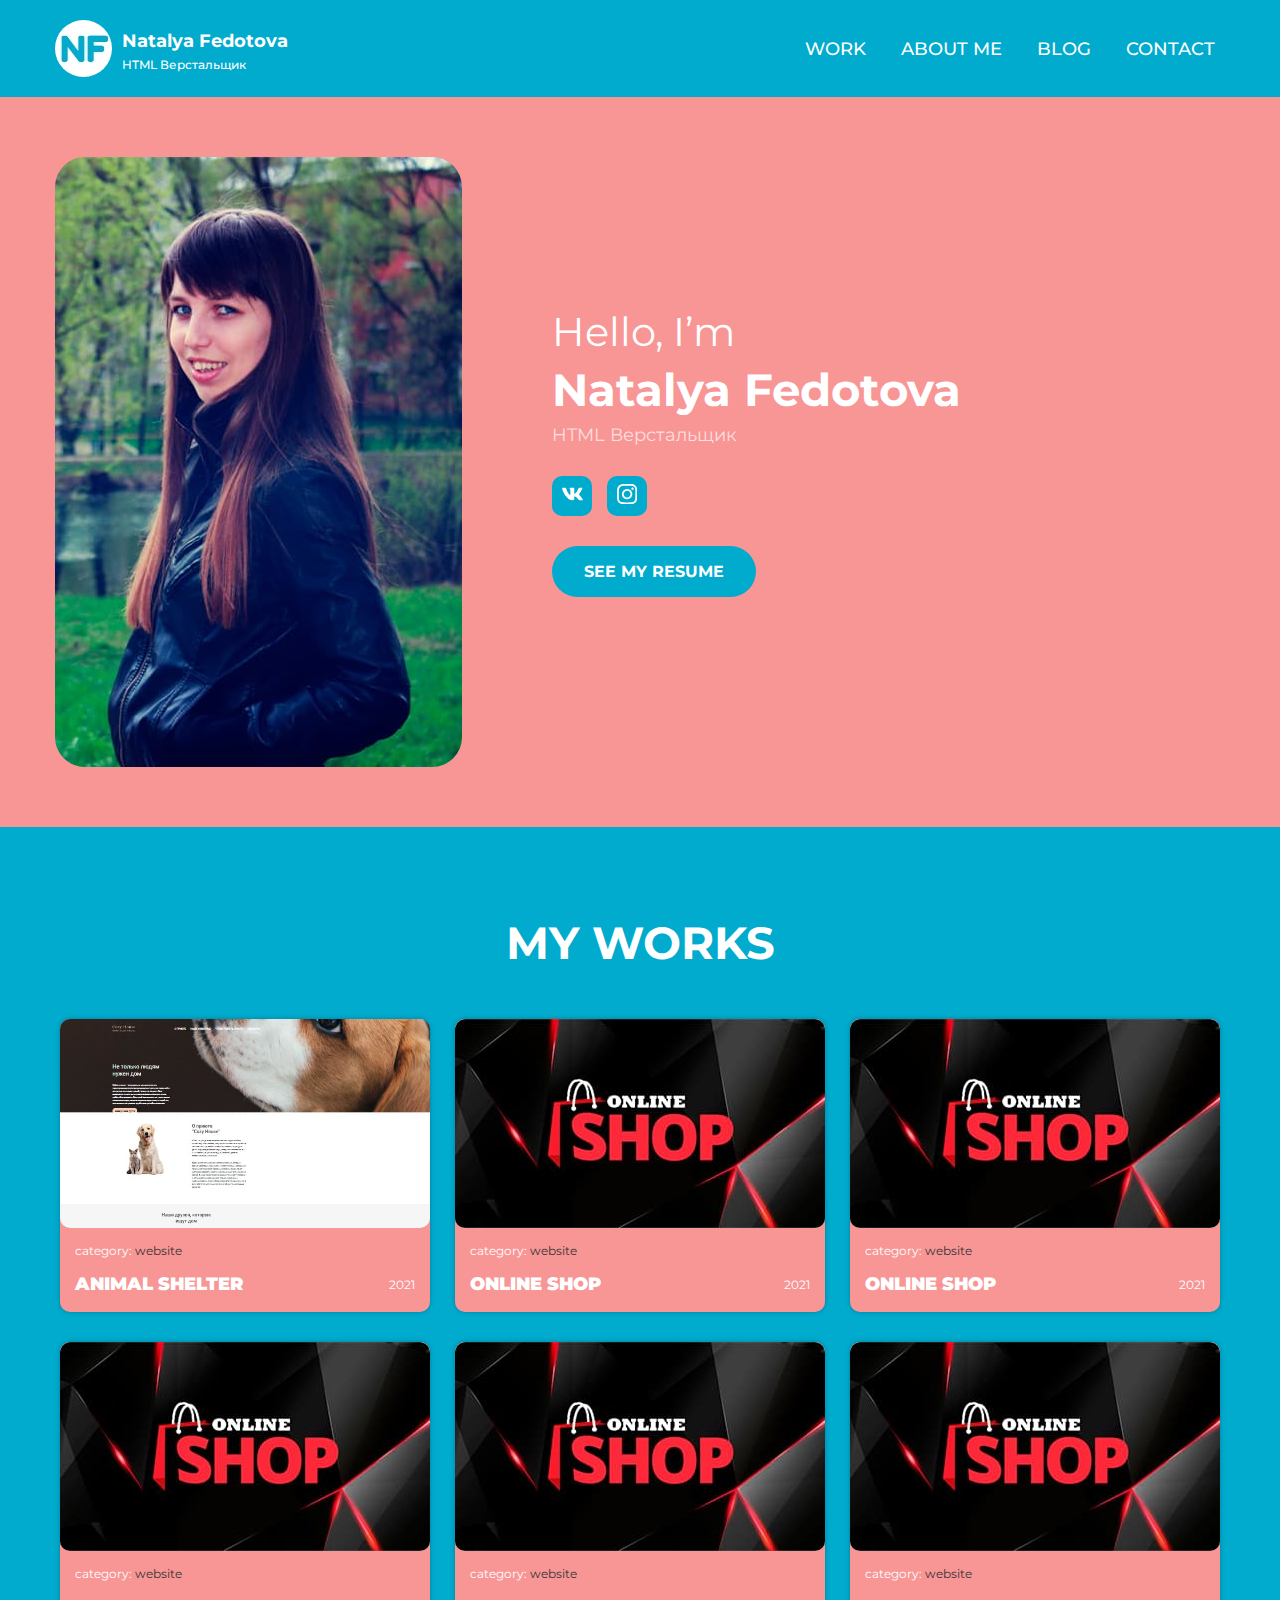
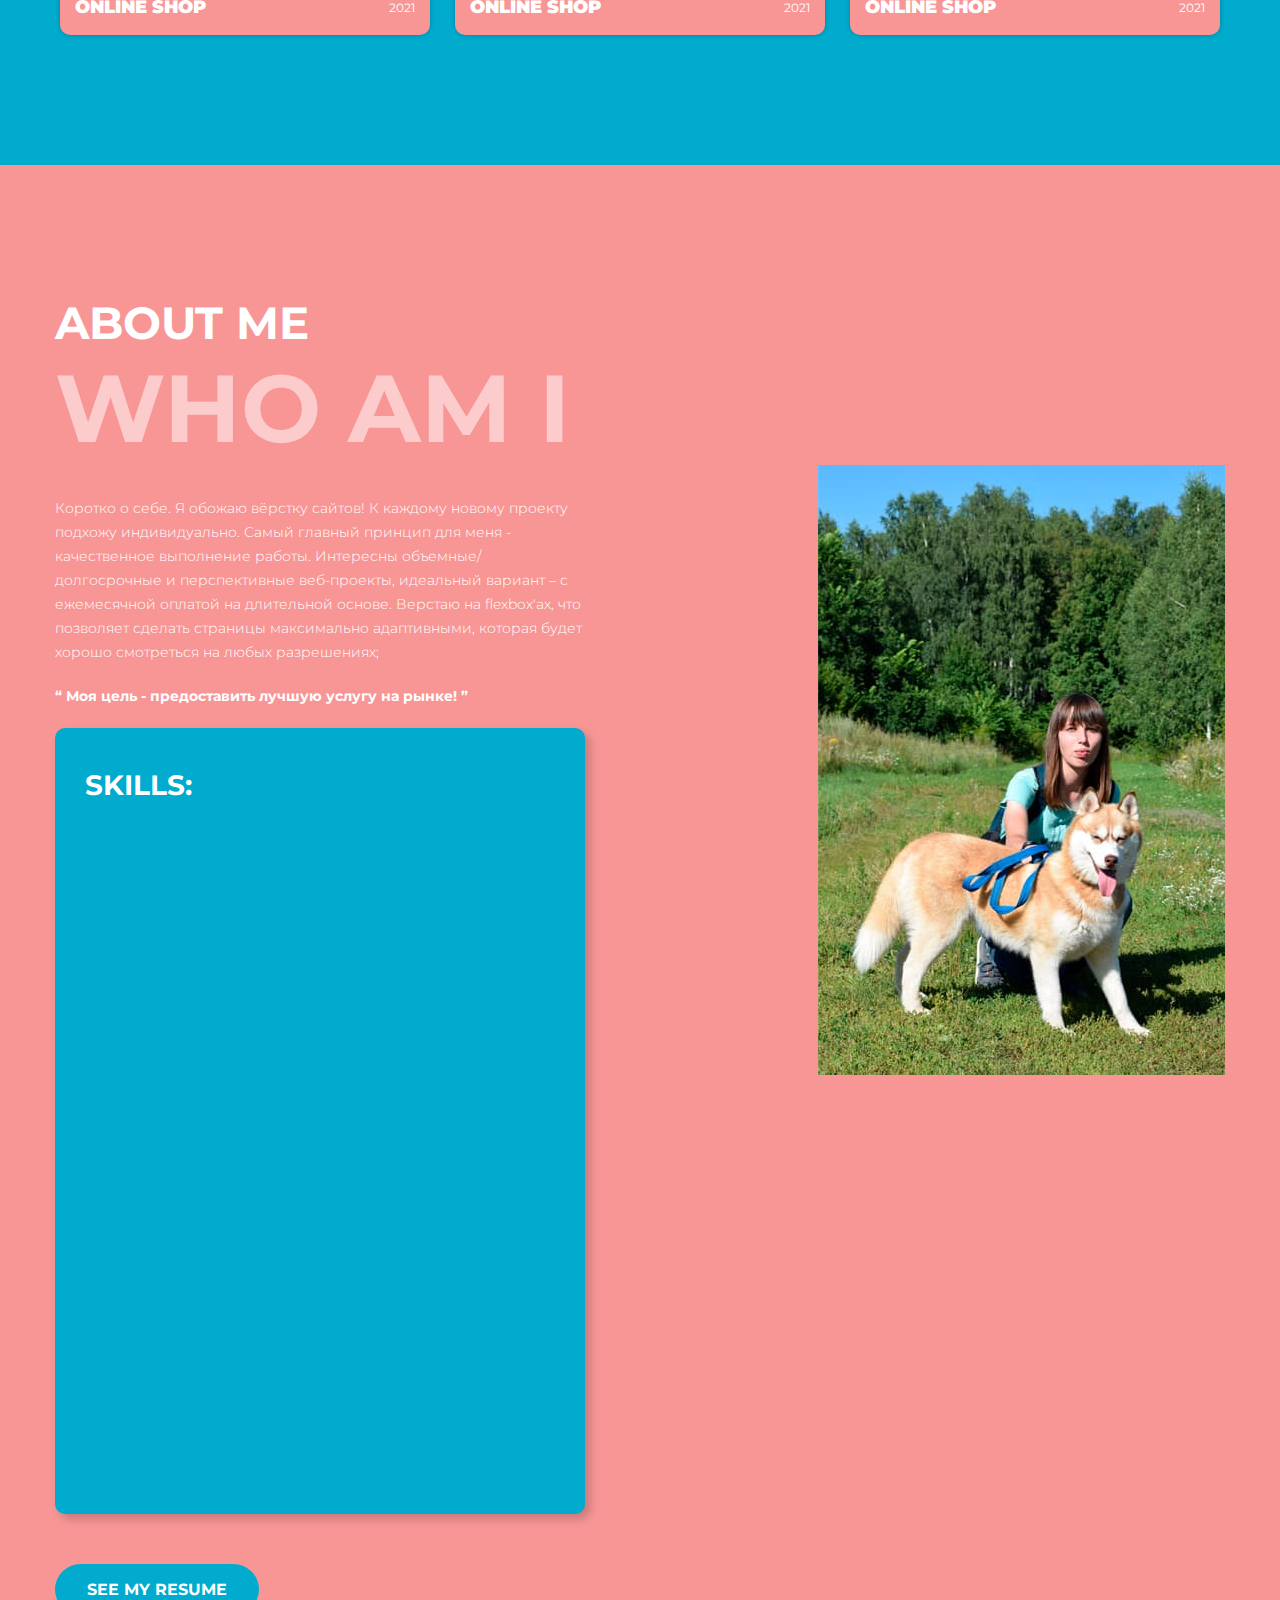
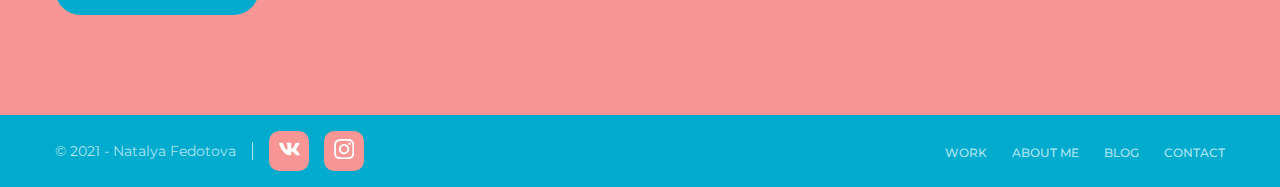
<file: index.html>
<!DOCTYPE html>
<html lang="en">

	<head>
		<meta charset="UTF-8">
		<meta http-equiv="X-UA-Compatible" content="IE=edge">
		<meta name="viewport" content="width=device-width, initial-scale=1.0">
		<title>Portfolio</title>
		<link rel="apple-touch-icon" sizes="180x180" href="images/favicon/apple-touch-icon.png">
		<link rel="icon" type="image/png" sizes="32x32" href="images/favicon/favicon-32x32.png">
		<link rel="icon" type="image/png" sizes="16x16" href="images/favicon/favicon-16x16.png">
		<link rel="manifest"  href="images/favicon/site.webmanifest">
		<link rel="mask-icon"  href="images/favicon/safari-pinned-tab.svg" color="#5bbad5">
		<meta name="msapplication-TileColor" content="#da532c">
		<meta name="theme-color" content="#ffffff">
		<link rel="stylesheet" href="css/index.min.css">
	</head>

	<body>
		<header class="header">
	<div class="container">
		<div class="header__inner">
			<div class="user">
				<picture class="user__images">
					<source type="image/webp" srcset="images/logo.webp 1x">
					<img class="user__img" src="images/logo.png" alt="logo">
				</picture>
				<div class="user__content">
					<div class="user__name">Natalya Fedotova</div>
					<div class="user__profession">HTML Верстальщик</div>
				</div>
			</div>
			<nav class="menu" id="nav">
				<button class="menu__btn">
					<span></span>
				</button>
				<ul class="menu__list">
					<li class="menu__list-item">
						<a class="menu__list-link" href="#" data-scroll="#portfolio">work</a>
					</li>
					<li class="menu__list-item">
						<a class="menu__list-link" href="#" data-scroll="#about">about me</a>
					</li>
					<li class="menu__list-item">
						<a class="menu__list-link" href="#" data-scroll="#intro">blog</a>
					</li>
					<li class="menu__list-item">
						<a class="menu__list-link" href="mailto:natashechka19_92@mail.ru">contact</a>
					</li>
				</ul>
			</nav>
		</div>
	</div>
</header>

		<main class="main">
			<section class="intro" id="intro">
	<div class="container">
		<div class="intro__inner">
			<div class="intro__images">
				<img class="intro__img" src="images/photo.jpg" alt="photo">
			</div>
			<div class="intro__content">
				<h2 class="intro__subtitle">Hello, I’m</h2>
				<h1 class="intro__title">Natalya Fedotova</h1>
				<div class="intro__text">HTML Верстальщик</div>

				<div class="social intro__social">
					<ul class=" social__list intro__list">
						<li class="social__item intro__item">
							<a class="social__link intro__link" href="https://vk.com/id9459510" target="_blank">
								<svg xmlns="http://www.w3.org/2000/svg" xmlns:xlink="http://www.w3.org/1999/xlink" width="23px"
									height="20px" viewbox="0 0 22 20" version="1.1">
									<g>
										<path
											d="M 20.816406 4.597656 C 20.957031 4.109375 20.816406 3.75 20.136719 3.75 L 17.886719 3.75 C 17.3125 3.75 17.050781 4.058594 16.910156 4.402344 C 16.910156 4.402344 15.761719 7.257812 14.144531 9.109375 C 13.621094 9.644531 13.378906 9.816406 13.09375 9.816406 C 12.953125 9.816406 12.734375 9.644531 12.734375 9.15625 L 12.734375 4.597656 C 12.734375 4.011719 12.574219 3.75 12.101562 3.75 L 8.5625 3.75 C 8.203125 3.75 7.992188 4.023438 7.992188 4.277344 C 7.992188 4.832031 8.800781 4.960938 8.882812 6.523438 L 8.882812 9.914062 C 8.882812 10.65625 8.753906 10.792969 8.46875 10.792969 C 7.703125 10.792969 5.847656 7.925781 4.746094 4.644531 C 4.527344 4.007812 4.308594 3.75 3.730469 3.75 L 1.480469 3.75 C 0.839844 3.75 0.710938 4.058594 0.710938 4.402344 C 0.710938 5.011719 1.472656 8.039062 4.265625 12.039062 C 6.125 14.769531 8.746094 16.25 11.128906 16.25 C 12.5625 16.25 12.738281 15.921875 12.738281 15.355469 C 12.738281 12.746094 12.609375 12.5 13.324219 12.5 C 13.660156 12.5 14.230469 12.671875 15.566406 13.988281 C 17.097656 15.550781 17.347656 16.25 18.203125 16.25 L 20.453125 16.25 C 21.09375 16.25 21.417969 15.921875 21.230469 15.273438 C 20.804688 13.910156 17.914062 11.105469 17.785156 10.917969 C 17.449219 10.480469 17.546875 10.285156 17.785156 9.894531 C 17.789062 9.890625 20.535156 5.9375 20.816406 4.597656 Z M 20.816406 4.597656 " />
									</g>
								</svg>
							</a>
						</li>
						<li class="social__item intro__item">
							<a class="social__link intro__link" href="https://www.instagram.com/_natalyafedotova_/"
								target="_blank">
								<svg xmlns="http://www.w3.org/2000/svg" xmlns:xlink="http://www.w3.org/1999/xlink" width="20px"
									height="20px" viewbox="0 0 20 20" version="1.1">
									<g>
										<path
											d="M 4.222656 19.929688 C 2.066406 19.488281 0.433594 17.707031 0.1875 15.519531 C -0.0820312 13.8125 -0.105469 5.882812 0.386719 4.164062 C 0.886719 2.054688 2.648438 0.480469 4.800781 0.222656 C 6.484375 0.0429688 8.175781 -0.03125 9.871094 0 C 11.753906 0 13.660156 0.046875 14.800781 0.117188 C 16.175781 0.144531 17.492188 0.683594 18.492188 1.625 C 19.445312 2.535156 20.023438 3.769531 20.117188 5.082031 C 20.257812 6.671875 20.363281 14.1875 19.894531 15.953125 C 19.421875 18.117188 17.625 19.742188 15.421875 20 C 13.570312 20.179688 11.707031 20.253906 9.847656 20.222656 C 7.96875 20.28125 6.085938 20.179688 4.222656 19.929688 Z M 5.304688 1.976562 C 3.636719 2.082031 2.277344 3.363281 2.070312 5.023438 C 1.789062 8.425781 1.765625 11.84375 2 15.246094 C 2.144531 16.632812 3.140625 17.777344 4.492188 18.105469 C 6.296875 18.355469 8.121094 18.457031 9.941406 18.398438 C 12.058594 18.398438 14.140625 18.328125 14.929688 18.246094 C 16.609375 18.148438 17.972656 16.859375 18.164062 15.1875 C 18.4375 11.882812 18.480469 8.558594 18.292969 5.246094 C 18.210938 3.574219 16.925781 2.207031 15.257812 2.023438 C 13.578125 1.871094 11.886719 1.808594 10.199219 1.835938 C 8.1875 1.835938 6.1875 1.882812 5.304688 1.976562 Z M 4.929688 10.117188 C 4.953125 7.242188 7.289062 4.925781 10.164062 4.929688 C 11.535156 4.929688 12.851562 5.476562 13.816406 6.453125 C 14.78125 7.425781 15.320312 8.746094 15.304688 10.117188 C 15.273438 12.988281 12.941406 15.300781 10.070312 15.304688 C 8.699219 15.304688 7.382812 14.757812 6.417969 13.785156 C 5.453125 12.808594 4.917969 11.488281 4.929688 10.117188 Z M 6.753906 10.082031 C 6.738281 10.972656 7.078125 11.828125 7.699219 12.464844 C 8.320312 13.101562 9.171875 13.464844 10.058594 13.46875 L 10.082031 13.46875 C 11.925781 13.46875 13.429688 11.996094 13.46875 10.152344 C 13.488281 9.265625 13.152344 8.40625 12.53125 7.769531 C 11.914062 7.132812 11.066406 6.769531 10.175781 6.765625 L 10.140625 6.765625 C 8.296875 6.765625 6.792969 8.238281 6.753906 10.082031 Z M 14.339844 4.730469 C 14.339844 4.40625 14.46875 4.097656 14.695312 3.871094 C 14.921875 3.644531 15.230469 3.515625 15.554688 3.519531 L 15.566406 3.519531 C 15.886719 3.515625 16.195312 3.644531 16.421875 3.875 C 16.648438 4.105469 16.773438 4.417969 16.765625 4.742188 C 16.753906 5.410156 16.210938 5.945312 15.542969 5.941406 C 15.21875 5.941406 14.914062 5.816406 14.6875 5.585938 C 14.460938 5.359375 14.335938 5.050781 14.339844 4.730469 Z M 14.339844 4.730469 " />
									</g>
								</svg>
							</a>
						</li>
					</ul>
				</div>
				<button class="btn intro__btn" type="button" data-modal="#modal-resume">SEE MY RESUME</button>
			</div>
		</div>
	</div>
</section>
			<section class="portfolio" id="portfolio">
	<div class="container">
		<h3 class="title portfolio__title">My works</h3>
		<div class="portfolio__inner">
			<div class="portfolio__item">
				<a class="portfolio__item-link" href="https://natalihtml.github.io/cozy-house/" target="_blank">
					<div class="portfolio__images">
						<img class="portfolio__item-img" src="images/portfolio/animals.jpg" alt="portfolio">
					</div>
				</a>
				<div class="portfolio__content">
					<div class="portfolio__text">
						<span>category:</span> website
					</div>
					<div class="portfolio__box">
						<a class="portfolio__name" href="https://natalihtml.github.io/cozy-house/" target="_blank">animal
							shelter</a>
						<div class="portfolio__date">2021</div>
					</div>
				</div>
			</div>
			<div class="portfolio__item">
				<a class="portfolio__item-link" href="#">
					<div class="portfolio__images">
						<img class="portfolio__item-img" src="images/portfolio/portfolio.jpg" alt="portfolio">
					</div>
				</a>
				<div class="portfolio__content">
					<div class="portfolio__text">
						<span>category:</span> website
					</div>
					<div class="portfolio__box">
						<a class="portfolio__name" href="#">ONLINE SHOP</a>
						<div class="portfolio__date">2021</div>
					</div>
				</div>
			</div>
			<div class="portfolio__item">
				<a class="portfolio__item-link" href="#">
					<div class="portfolio__images">
						<img class="portfolio__item-img" src="images/portfolio/portfolio.jpg" alt="portfolio">
					</div>
				</a>
				<div class="portfolio__content">
					<div class="portfolio__text">
						<span>category:</span> website
					</div>
					<div class="portfolio__box">
						<a class="portfolio__name" href="#">ONLINE SHOP</a>
						<div class="portfolio__date">2021</div>
					</div>
				</div>
			</div>
			<div class="portfolio__item">
				<a class="portfolio__item-link" href="#">
					<div class="portfolio__images">
						<img class="portfolio__item-img" src="images/portfolio/portfolio.jpg" alt="portfolio">
					</div>
				</a>
				<div class="portfolio__content">
					<div class="portfolio__text">
						<span>category:</span> website
					</div>
					<div class="portfolio__box">
						<a class="portfolio__name" href="#">ONLINE SHOP</a>
						<div class="portfolio__date">2021</div>
					</div>
				</div>
			</div>
			<div class="portfolio__item">
				<a class="portfolio__item-link" href="#">
					<div class="portfolio__images">
						<img class="portfolio__item-img" src="images/portfolio/portfolio.jpg" alt="portfolio">
					</div>
				</a>
				<div class="portfolio__content">
					<div class="portfolio__text">
						<span>category:</span> website
					</div>
					<div class="portfolio__box">
						<a class="portfolio__name" href="#">ONLINE SHOP</a>
						<div class="portfolio__date">2021</div>
					</div>
				</div>
			</div>
			<div class="portfolio__item">
				<a class="portfolio__item-link" href="#">
					<div class="portfolio__images">
						<img class="portfolio__item-img" src="images/portfolio/portfolio.jpg" alt="portfolio">
					</div>
				</a>
				<div class="portfolio__content">
					<div class="portfolio__text">
						<span>category:</span> website
					</div>
					<div class="portfolio__box">
						<a class="portfolio__name" href="#">ONLINE SHOP</a>
						<div class="portfolio__date">2021</div>
					</div>
				</div>
			</div>
		</div>
	</div>
</section>
			<section class="about" id="about">
	<div class="container">
		<div class="about__inner">
			<div class="about__content">
				<h3 class="about__title">About me</h3>
				<h2 class="about__big-title">who am i</h2>
				<div class="about__text">
					<p>
						Коротко о себе. Я обожаю вёрстку сайтов! К каждому новому проекту подхожу индивидуально. Самый главный
						принцип для меня
						- качественное выполнение работы.
						Интересны объемные/долгосрочные и перспективные веб-проекты, идеальный вариант – с ежемесячной оплатой
						на длительной основе.
						Верстаю на flexbox'ax, что позволяет сделать страницы максимально адаптивными, которая будет хорошо
						смотреться на любых разрешениях;
					</p>
					<q class="about__quote"> Моя цель - предоставить лучшую услугу на рынке! </q>

					<div class="skills-bar">
						<div class="about__skills">Skills:</div>
						<div class="bar">
							<div class="info">
								<span>HTML(HTML5)</span>
							</div>
							<div class="progress-line html"><span></span></div>
						</div>
						<div class="bar">
							<div class="info">
								<span>CSS(CSS3)</span>
							</div>
							<div class="progress-line css"><span></span></div>
						</div>
						<div class="bar">
							<div class="info">
								<span>CSS GRID</span>
							</div>
							<div class="progress-line grid"><span></span></div>
						</div>
						<div class="bar">
							<div class="info">
								<span>FLEXBOX</span>
							</div>
							<div class="progress-line flexbox"><span></span></div>
						</div>
						<div class="bar">
							<div class="info">
								<span>GIT</span>
							</div>
							<div class="progress-line git"><span></span></div>
						</div>
						<div class="bar">
							<div class="info">
								<span>JQuery(Написание, адаптация и использование плагинов под свои нужды)</span>
							</div>
							<div class="progress-line jquery"><span></span></div>
						</div>
						<div class="bar">
							<div class="info">
								<span>Использую BEM методологию именования классов</span>
							</div>
							<div class="progress-line bem"><span></span></div>
						</div>
						<div class="bar">
							<div class="info">
								<span>СSS препроцессор SASS/SCSS</span>
							</div>
							<div class="progress-line sass"><span></span></div>
						</div>
						<div class="bar">
							<div class="info">
								<span>Сборщик проектов Gulp</span>
							</div>
							<div class="progress-line gulp"><span></span></div>
						</div>
						<div class="bar">
							<div class="info">
								<span>Bootrsrap 4</span>
							</div>
							<div class="progress-line bootstrap"><span></span></div>
						</div>
						<div class="bar">
							<div class="info">
								<span>Семантичная, валидная и модульная верстка</span>
							</div>
							<div class="progress-line modul"><span></span></div>
						</div>
						<div class="bar">
							<div class="info">
								<span>Photoshop/Figma</span>
							</div>
							<div class="progress-line figma"><span></span></div>
						</div>
					</div>
				</div>
				<button class="btn intro__btn" type="button" data-modal="#modal-resume">SEE MY RESUME</button>
			</div>
			<div class="about__images">
				<img class="about__img" src="images/avatar.jpg" alt="avatar">
			</div>
		</div>
	</div>
</section>
		</main>
		<footer class="footer">
	<div class="container">
		<div class="footer__inner">
			<div class="footer__info">
				<div class="footer__copy">
					&copy; 2021 - Natalya Fedotova
				</div>
				<div class="social footer__social">
					<ul class="social__list footer__list">
						<li class="social__item footer__item">
							<a class="social__link footer__link" href="https://vk.com/id9459510" target="_blank">
								<svg xmlns="http://www.w3.org/2000/svg" xmlns:xlink="http://www.w3.org/1999/xlink" width="23px"
									height="20px" viewbox="0 0 22 20" version="1.1">
									<g>
										<path
											d="M 20.816406 4.597656 C 20.957031 4.109375 20.816406 3.75 20.136719 3.75 L 17.886719 3.75 C 17.3125 3.75 17.050781 4.058594 16.910156 4.402344 C 16.910156 4.402344 15.761719 7.257812 14.144531 9.109375 C 13.621094 9.644531 13.378906 9.816406 13.09375 9.816406 C 12.953125 9.816406 12.734375 9.644531 12.734375 9.15625 L 12.734375 4.597656 C 12.734375 4.011719 12.574219 3.75 12.101562 3.75 L 8.5625 3.75 C 8.203125 3.75 7.992188 4.023438 7.992188 4.277344 C 7.992188 4.832031 8.800781 4.960938 8.882812 6.523438 L 8.882812 9.914062 C 8.882812 10.65625 8.753906 10.792969 8.46875 10.792969 C 7.703125 10.792969 5.847656 7.925781 4.746094 4.644531 C 4.527344 4.007812 4.308594 3.75 3.730469 3.75 L 1.480469 3.75 C 0.839844 3.75 0.710938 4.058594 0.710938 4.402344 C 0.710938 5.011719 1.472656 8.039062 4.265625 12.039062 C 6.125 14.769531 8.746094 16.25 11.128906 16.25 C 12.5625 16.25 12.738281 15.921875 12.738281 15.355469 C 12.738281 12.746094 12.609375 12.5 13.324219 12.5 C 13.660156 12.5 14.230469 12.671875 15.566406 13.988281 C 17.097656 15.550781 17.347656 16.25 18.203125 16.25 L 20.453125 16.25 C 21.09375 16.25 21.417969 15.921875 21.230469 15.273438 C 20.804688 13.910156 17.914062 11.105469 17.785156 10.917969 C 17.449219 10.480469 17.546875 10.285156 17.785156 9.894531 C 17.789062 9.890625 20.535156 5.9375 20.816406 4.597656 Z M 20.816406 4.597656 " />
									</g>
								</svg>
							</a>
						</li>
						<li class="social__item footer__item">
							<a class="social__link footer__link" href="https://www.instagram.com/_natalyafedotova_/"
								target="_blank">
								<svg xmlns="http://www.w3.org/2000/svg" xmlns:xlink="http://www.w3.org/1999/xlink" width="20px"
									height="20px" viewbox="0 0 20 20" version="1.1">
									<g>
										<path
											d="M 4.222656 19.929688 C 2.066406 19.488281 0.433594 17.707031 0.1875 15.519531 C -0.0820312 13.8125 -0.105469 5.882812 0.386719 4.164062 C 0.886719 2.054688 2.648438 0.480469 4.800781 0.222656 C 6.484375 0.0429688 8.175781 -0.03125 9.871094 0 C 11.753906 0 13.660156 0.046875 14.800781 0.117188 C 16.175781 0.144531 17.492188 0.683594 18.492188 1.625 C 19.445312 2.535156 20.023438 3.769531 20.117188 5.082031 C 20.257812 6.671875 20.363281 14.1875 19.894531 15.953125 C 19.421875 18.117188 17.625 19.742188 15.421875 20 C 13.570312 20.179688 11.707031 20.253906 9.847656 20.222656 C 7.96875 20.28125 6.085938 20.179688 4.222656 19.929688 Z M 5.304688 1.976562 C 3.636719 2.082031 2.277344 3.363281 2.070312 5.023438 C 1.789062 8.425781 1.765625 11.84375 2 15.246094 C 2.144531 16.632812 3.140625 17.777344 4.492188 18.105469 C 6.296875 18.355469 8.121094 18.457031 9.941406 18.398438 C 12.058594 18.398438 14.140625 18.328125 14.929688 18.246094 C 16.609375 18.148438 17.972656 16.859375 18.164062 15.1875 C 18.4375 11.882812 18.480469 8.558594 18.292969 5.246094 C 18.210938 3.574219 16.925781 2.207031 15.257812 2.023438 C 13.578125 1.871094 11.886719 1.808594 10.199219 1.835938 C 8.1875 1.835938 6.1875 1.882812 5.304688 1.976562 Z M 4.929688 10.117188 C 4.953125 7.242188 7.289062 4.925781 10.164062 4.929688 C 11.535156 4.929688 12.851562 5.476562 13.816406 6.453125 C 14.78125 7.425781 15.320312 8.746094 15.304688 10.117188 C 15.273438 12.988281 12.941406 15.300781 10.070312 15.304688 C 8.699219 15.304688 7.382812 14.757812 6.417969 13.785156 C 5.453125 12.808594 4.917969 11.488281 4.929688 10.117188 Z M 6.753906 10.082031 C 6.738281 10.972656 7.078125 11.828125 7.699219 12.464844 C 8.320312 13.101562 9.171875 13.464844 10.058594 13.46875 L 10.082031 13.46875 C 11.925781 13.46875 13.429688 11.996094 13.46875 10.152344 C 13.488281 9.265625 13.152344 8.40625 12.53125 7.769531 C 11.914062 7.132812 11.066406 6.769531 10.175781 6.765625 L 10.140625 6.765625 C 8.296875 6.765625 6.792969 8.238281 6.753906 10.082031 Z M 14.339844 4.730469 C 14.339844 4.40625 14.46875 4.097656 14.695312 3.871094 C 14.921875 3.644531 15.230469 3.515625 15.554688 3.519531 L 15.566406 3.519531 C 15.886719 3.515625 16.195312 3.644531 16.421875 3.875 C 16.648438 4.105469 16.773438 4.417969 16.765625 4.742188 C 16.753906 5.410156 16.210938 5.945312 15.542969 5.941406 C 15.21875 5.941406 14.914062 5.816406 14.6875 5.585938 C 14.460938 5.359375 14.335938 5.050781 14.339844 4.730469 Z M 14.339844 4.730469 " />
									</g>
								</svg>
							</a>
						</li>
					</ul>
				</div>
			</div>
			<nav class=" footer-menu">
				<ul class=" footer-menu__list">
					<li class=" footer-menu__item">
						<a class=" footer-menu__link" href="#" data-scroll="#portfolio">work</a>
					</li>
					<li class=" footer-menu__item">
						<a class=" footer-menu__link" href="#" data-scroll="#about">about me</a>
					</li>
					<li class=" footer-menu__item">
						<a class=" footer-menu__link" href="#" data-scroll="#intro">blog</a>
					</li>
					<li class=" footer-menu__item">
						<a class=" footer-menu__link" href="mailto:natashechka19_92@mail.ru">contact</a>
					</li>
				</ul>
			</nav>
		</div>
	</div>
</footer>
		<section class="modal" id="modal-resume">
	<div class="modal__dialog">
		<h3 class="modal__title">Resume</h3>
		<img class="modal__img" src="images/resume.png" alt="resume">
		<a class="btn modal__btn" href="images/resume.png" download="">Download</a>
	</div>
</section>
		<script src="js/main.min.js"></script>
	</body>

</html>
</file>
<file: css/index.min.css>
@import url("https://fonts.googleapis.com/css2?family=Montserrat:wght@300;400;700&display=swap&subset=cyrillic");html{-webkit-box-sizing:border-box;box-sizing:border-box}*,*::after,*::before{-webkit-box-sizing:inherit;box-sizing:inherit}ul[class],ol[class]{padding:0}body,h1,h2,h3,h4,h5,h6,p,ul,ol,li,figure,figcaption,blockquote,dl,dd{margin:0}ul[class]{list-style:none}img{max-width:100%;display:block}input,button,textarea,select{font:inherit}a{text-decoration:none}html,body{height:100%}body{display:-webkit-box;display:-ms-flexbox;display:flex;-webkit-box-orient:vertical;-webkit-box-direction:normal;-ms-flex-direction:column;flex-direction:column;font-family:"Montserrat", sans-serif;color:#fff;font-size:18px}.main{-webkit-box-flex:1;-ms-flex-positive:1;flex-grow:1}.container{max-width:1200px;margin:0 auto;padding:0 15px}.title{line-height:32px;font-size:45px;font-weight:700;text-align:center}.menu__btn{display:none}.menu__list{display:-webkit-box;display:-ms-flexbox;display:flex;margin-right:10px}.menu__list-item+.menu__list-item{padding-left:35px}.menu__list-item{-webkit-transition:all 0.5s;-o-transition:all 0.5s;transition:all 0.5s}.menu__list-item:hover{-webkit-transform:scale(1.2);-ms-transform:scale(1.2);transform:scale(1.2)}.menu__list-link{color:#fff;-webkit-transition:all 0.8s;-o-transition:all 0.8s;transition:all 0.8s;font-weight:500;text-transform:uppercase}.menu__list-link:hover{color:#f89696;border-bottom:1px solid #f89696}.btn{display:inline-block;padding:16px 32px;border:none;border-radius:28px;background-color:#00abce;cursor:pointer;font-size:16px;color:#fff;text-transform:uppercase;text-align:center;font-weight:700;-webkit-transition:all 0.7s;-o-transition:all 0.7s;transition:all 0.7s}.btn:hover{background-color:#fff;color:#00abce;border:1px solid #00abce}.social__list{display:-webkit-box;display:-ms-flexbox;display:flex;margin:30px 0}.social__item{display:-webkit-box;display:-ms-flexbox;display:flex;-webkit-box-align:center;-ms-flex-align:center;align-items:center;-webkit-box-pack:center;-ms-flex-pack:center;justify-content:center;width:40px;height:40px;border-radius:10px;background-color:#00abce;cursor:pointer;-webkit-transition:all 0.5s;-o-transition:all 0.5s;transition:all 0.5s}.social__item .social__link{-webkit-transition:all 0.5s;-o-transition:all 0.5s;transition:all 0.5s}.social__item .social__link svg g path{fill:#fff}.social__item:hover{background-color:#fff;-webkit-transform:translateY(-5px);-ms-transform:translateY(-5px);transform:translateY(-5px)}.social__item:hover svg g path{fill:#00abce}.social__item+.social__item{margin-left:15px}@media (max-width: 715px){.menu{margin-left:40px}.menu__list{-webkit-transform:translateY(-200%);-ms-transform:translateY(-200%);transform:translateY(-200%);position:absolute;top:95px;width:100%;left:0;-webkit-box-orient:vertical;-webkit-box-direction:normal;-ms-flex-direction:column;flex-direction:column;-webkit-box-align:center;-ms-flex-align:center;align-items:center;z-index:5;-webkit-transition:all 0.5s;-o-transition:all 0.5s;transition:all 0.5s;background-color:#f89696}.menu__list.menu__list--active{-webkit-transform:translateY(0%);-ms-transform:translateY(0%);transform:translateY(0%)}.menu__list-item+.menu__list-item{padding-left:0px}.menu__list-item{width:100%;padding:0 15px}.menu__list-item:hover{color:#00abce;border-bottom:1px solid #00abce;-webkit-transform:scale(1);-ms-transform:scale(1);transform:scale(1)}.menu__list-item:hover:last-child{border-bottom:none}.menu__list-link{display:block;padding:12px 0;text-align:center}.menu__list-link:hover{color:#00abce;border-bottom:none}.menu__btn{width:30px;height:22px;border:none;background-color:transparent;display:-webkit-box;display:-ms-flexbox;display:flex;-webkit-box-align:center;-ms-flex-align:center;align-items:center;-webkit-box-pack:center;-ms-flex-pack:center;justify-content:center;position:relative;padding:0}.menu__btn span{width:100%;height:3px;background-color:#333}.menu__btn::after,.menu__btn::before{content:"";position:absolute;width:100%;height:3px;background-color:#333}.menu__btn::before{top:0}.menu__btn::after{bottom:0}}@media (max-width: 390px){.title{font-size:38px}}.header{padding:20px 0;background-color:#00abce}.header__inner{display:-webkit-box;display:-ms-flexbox;display:flex;-webkit-box-pack:justify;-ms-flex-pack:justify;justify-content:space-between;-webkit-box-align:center;-ms-flex-align:center;align-items:center}.user{display:-webkit-box;display:-ms-flexbox;display:flex}.user__images{max-width:57px;height:57px}.user__images img{max-width:57px;border-radius:50%}.user__content{padding-top:5px;padding-left:10px}.user__name{color:#fff;padding:5px 0;font-weight:700}.user__profession{color:#fff;font-size:12px;font-weight:500}@media (max-width: 350px){.user__name{font-size:16px}}.footer{background-color:#00abce;padding:16px 0}.footer__inner{display:-webkit-box;display:-ms-flexbox;display:flex;-webkit-box-align:center;-ms-flex-align:center;align-items:center;-webkit-box-pack:justify;-ms-flex-pack:justify;justify-content:space-between}.footer__info{display:-webkit-box;display:-ms-flexbox;display:flex;-webkit-box-align:center;-ms-flex-align:center;align-items:center}.footer__copy{font-size:14px;color:rgba(255,255,255,0.7);border-right:1px solid rgba(255,255,255,0.7);padding-right:16px;margin-right:16px}.footer__list{margin:0}.footer__item{background-color:#f89696}.footer-menu__list{display:-webkit-box;display:-ms-flexbox;display:flex}.footer-menu__item+.footer-menu__item{padding-left:25px}.footer-menu__item{-webkit-transition:all 0.5s;-o-transition:all 0.5s;transition:all 0.5s}.footer-menu__item:hover{-webkit-transform:scale(1.2);-ms-transform:scale(1.2);transform:scale(1.2)}.footer-menu__link{color:rgba(255,255,255,0.7);-webkit-transition:all 0.8s;-o-transition:all 0.8s;transition:all 0.8s;font-weight:500;font-size:12px;text-transform:uppercase}.footer-menu__link:hover{color:#f89696;border-bottom:1px solid #f89696}@media (max-width: 640px){.footer__inner{display:block}.footer__info{-webkit-box-pack:center;-ms-flex-pack:center;justify-content:center;margin-bottom:10px}.footer__copy{font-size:12px}.footer-menu__list{-webkit-box-pack:center;-ms-flex-pack:center;justify-content:center}.footer-menu__link{font-size:10px}.social__item{width:35px;height:35px}}.intro{background-color:#f89696}.intro__inner{display:-webkit-box;display:-ms-flexbox;display:flex;-webkit-box-align:center;-ms-flex-align:center;align-items:center}.intro__images{padding:60px 0;margin-right:60px}.intro__images img{width:407px;-o-object-fit:cover;object-fit:cover;border-radius:30px}.intro__content{padding:100px 0 120px;color:#fff;margin-left:30px}.intro__subtitle{font-weight:400;font-size:40px}.intro__title{font-weight:700;font-size:45px;line-height:68px}.intro__text{font-weight:400;font-size:18px;color:rgba(255,255,255,0.7)}@media (max-width: 1160px){.intro__subtitle{font-size:30px}.intro__title{font-size:35px;line-height:52px}}@media (max-width: 1000px){.intro__inner{-ms-flex-wrap:wrap;flex-wrap:wrap;-webkit-box-pack:center;-ms-flex-pack:center;justify-content:center}.intro__content{padding:50px 0 60px;text-align:center}.intro__list{-webkit-box-pack:center;-ms-flex-pack:center;justify-content:center}.intro__btn{display:block;margin:0 auto}.intro__images{max-width:100%;margin-right:0}.intro__images img{width:100%}}@media (max-width: 500px){.intro__content{padding:0 0 45px}}@media (max-width: 390px){.intro__title{font-size:28px;line-height:42px}.intro__subtitle{font-size:24px}.intro__text{font-size:14px}}.portfolio{padding:100px 0;background-color:#00abce}.portfolio__title{margin-bottom:60px;text-transform:uppercase}.portfolio__inner{display:-webkit-box;display:-ms-flexbox;display:flex;-webkit-box-pack:justify;-ms-flex-pack:justify;justify-content:space-between;-ms-flex-wrap:wrap;flex-wrap:wrap}.portfolio__item{-webkit-box-shadow:0px 0px 5px 0px rgba(0,0,0,0.25);box-shadow:0px 0px 5px 0px rgba(0,0,0,0.25);border-radius:10px;max-width:370px;background-color:#f89696;margin:0 5px 30px;-webkit-transition:all 0.5s;-o-transition:all 0.5s;transition:all 0.5s}.portfolio__item:hover{-webkit-transform:translateY(-5px);-ms-transform:translateY(-5px);transform:translateY(-5px);-webkit-box-shadow:0px 0px 25px 0px #fff;box-shadow:0px 0px 25px 0px #fff}.portfolio__content{padding:15px}.portfolio__images{max-width:370px;height:209px}.portfolio__images img{max-width:370px;height:209px;-o-object-fit:cover;object-fit:cover;border-radius:10px}.portfolio__box{display:-webkit-box;display:-ms-flexbox;display:flex;-webkit-box-pack:justify;-ms-flex-pack:justify;justify-content:space-between}.portfolio__text{font-size:12px;margin-bottom:15px;color:#333}.portfolio__text span{color:#fff}.portfolio__name{text-transform:uppercase;font-weight:900;color:#fff;-webkit-transition:all 0.5s;-o-transition:all 0.5s;transition:all 0.5s}.portfolio__name:hover{color:#00abce}.portfolio__date{font-size:12px;line-height:24px}@media (max-width: 1200px){.portfolio__inner{display:-ms-grid;display:grid;-ms-grid-columns:(1fr)[2];grid-template-columns:repeat(2, 1fr);grid-gap:30px}.portfolio__item{max-width:100%;width:100%;border-radius:15px}.portfolio__images{max-width:100%}.portfolio__images img{border-top-left-radius:15px;border-top-right-radius:15px;max-width:100%;width:100%}}@media (max-width: 715px){.portfolio__inner{-ms-grid-columns:(1fr)[1];grid-template-columns:repeat(1, 1fr)}}@media (max-width: 390px){.portfolio{padding:60px 0 30px}}.about{background-color:#f89696;padding:100px 0}.about__inner{display:-webkit-box;display:-ms-flexbox;display:flex;-webkit-box-pack:justify;-ms-flex-pack:justify;justify-content:space-between}.about__content{margin-top:30px;max-width:530px}.about__images{margin-top:200px;max-width:407px;margin-left:60px}.about__images img{max-width:407px;height:610px;-o-object-fit:cover;object-fit:cover}.about__title{font-size:45px;font-weight:700;text-transform:uppercase}.about__big-title{font-size:95px;font-weight:700;text-transform:uppercase;color:rgba(255,255,255,0.5)}.about__text{font-size:14px;line-height:24px;font-weight:300;margin:30px 0 50px}.about__skills{margin:20px 0;text-transform:uppercase;font-size:28px;font-weight:700}.about__quote{margin:20px 0;font-weight:700;display:inline-block}.skills-bar{max-width:600px;background-color:#00abce;border-radius:10px;padding:25px 30px;-webkit-box-shadow:5px 5px 10px rgba(0,0,0,0.2);box-shadow:5px 5px 10px rgba(0,0,0,0.2);text-align:left}.skills-bar .bar{margin:20px 0}.skills-bar .bar:first-child{margin-top:0}.skills-bar .bar .info{margin-bottom:5px}.skills-bar .bar .info span{font-size:13px;font-weight:400;opacity:0;-webkit-animation:showText 0.5s 1s linear forwards;animation:showText 0.5s 1s linear forwards}.skills-bar .bar .progress-line{height:5px;width:100%;background-color:#f0f0f0;border-radius:10px;-webkit-transform:scaleX(0);-ms-transform:scaleX(0);transform:scaleX(0);-webkit-transform-origin:left;-ms-transform-origin:left;transform-origin:left;-webkit-box-shadow:inset 0px 1px 1px rgba(0,0,0,0.05),0px 1px rgba(255,255,255,0.8);box-shadow:inset 0px 1px 1px rgba(0,0,0,0.05),0px 1px rgba(255,255,255,0.8);-webkit-animation:animate 1s cubic-bezier(1, 0, 0.5, 1) forwards;animation:animate 1s cubic-bezier(1, 0, 0.5, 1) forwards;position:relative}.skills-bar .bar .progress-line.html span{width:90%}.skills-bar .bar .progress-line.css span{width:90%}.skills-bar .bar .progress-line.grid span{width:60%}.skills-bar .bar .progress-line.flexbox span{width:85%}.skills-bar .bar .progress-line.git span{width:70%}.skills-bar .bar .progress-line.jquery span{width:60%}.skills-bar .bar .progress-line.bem span{width:90%}.skills-bar .bar .progress-line.sass span{width:80%}.skills-bar .bar .progress-line.gulp span{width:70%}.skills-bar .bar .progress-line.bootstrap span{width:55%}.skills-bar .bar .progress-line.modul span{width:80%}.skills-bar .bar .progress-line.figma span{width:95%}.skills-bar .bar .progress-line span{height:100%;width:80%;background-color:#f89696;position:absolute;border-radius:10px;-webkit-transform:scaleX(0);-ms-transform:scaleX(0);transform:scaleX(0);-webkit-transform-origin:left;-ms-transform-origin:left;transform-origin:left;-webkit-animation:animate 1s 1s cubic-bezier(1, 0, 0.5, 1) forwards;animation:animate 1s 1s cubic-bezier(1, 0, 0.5, 1) forwards}.skills-bar .bar .progress-line span::before{position:absolute;content:"";right:0;top:-10px;height:0;width:0;border:7px solid transparent;border-bottom-width:0px;border-right-width:0px;border-top-color:#007bff;opacity:0;-webkit-animation:showText2 0.5s 1.5s linear forwards;animation:showText2 0.5s 1.5s linear forwards}.skills-bar .bar .progress-line span::after{position:absolute;right:0;top:-35px;color:#fff;font-size:12px;font-weight:500;background-color:#007bff;padding:1px 8px;border-radius:3px;opacity:0;-webkit-animation:showText2 0.5s 1.5s linear forwards;animation:showText2 0.5s 1.5s linear forwards}.skills-bar .bar .progress-line.html span::after{content:"90%"}.skills-bar .bar .progress-line.css span::after{content:"90%"}.skills-bar .bar .progress-line.grid span::after{content:"60%"}.skills-bar .bar .progress-line.flexbox span::after{content:"85%"}.skills-bar .bar .progress-line.git span::after{content:"70%"}.skills-bar .bar .progress-line.jquery span::after{content:"60%"}.skills-bar .bar .progress-line.bem span::after{content:"90%"}.skills-bar .bar .progress-line.sass span::after{content:"80%"}.skills-bar .bar .progress-line.gulp span::after{content:"70%"}.skills-bar .bar .progress-line.bootstrap span::after{content:"55%"}.skills-bar .bar .progress-line.modul span::after{content:"80%"}.skills-bar .bar .progress-line.figma span::after{content:"95%"}@-webkit-keyframes animate{100%{-webkit-transform:scaleX(1);transform:scaleX(1)}}@keyframes animate{100%{-webkit-transform:scaleX(1);transform:scaleX(1)}}@-webkit-keyframes showText{100%{opacity:1}}@keyframes showText{100%{opacity:1}}@-webkit-keyframes showText2{100%{opacity:1}}@keyframes showText2{100%{opacity:1}}@media (max-width: 1100px){.about__inner{-ms-flex-wrap:wrap;flex-wrap:wrap;-webkit-box-orient:vertical;-webkit-box-direction:reverse;-ms-flex-direction:column-reverse;flex-direction:column-reverse}.about__images{width:100%;margin:0 auto 30px auto}.about__content{max-width:100%;width:100%;text-align:center}.skills-bar{margin:0 auto}}@media (max-width: 580px){.about{padding:60px 0}.about__content{margin-top:0}.about__big-title{font-size:74px}}@media (max-width: 480px){.about__images{height:auto}.about__images img{max-width:100%;height:auto}}@media (max-width: 445px){.about__title{font-size:32px}.about__big-title{font-size:50px}}.modal{display:none;width:100%;height:100%;padding:16px;overflow:auto;background-color:rgba(55,124,180,0.55);position:fixed;top:0;left:0;z-index:1000}.modal__dialog{width:100%;max-width:1200px;text-align:center;margin:auto;position:relative;background-color:#fff}.modal__title{color:#333;font-weight:700;font-size:32px;padding:40px 0;text-transform:uppercase}.modal__img{width:100%;height:100%}.modal__btn{margin:30px 0}.modal-show{display:-webkit-box;display:-ms-flexbox;display:flex}
</file>
